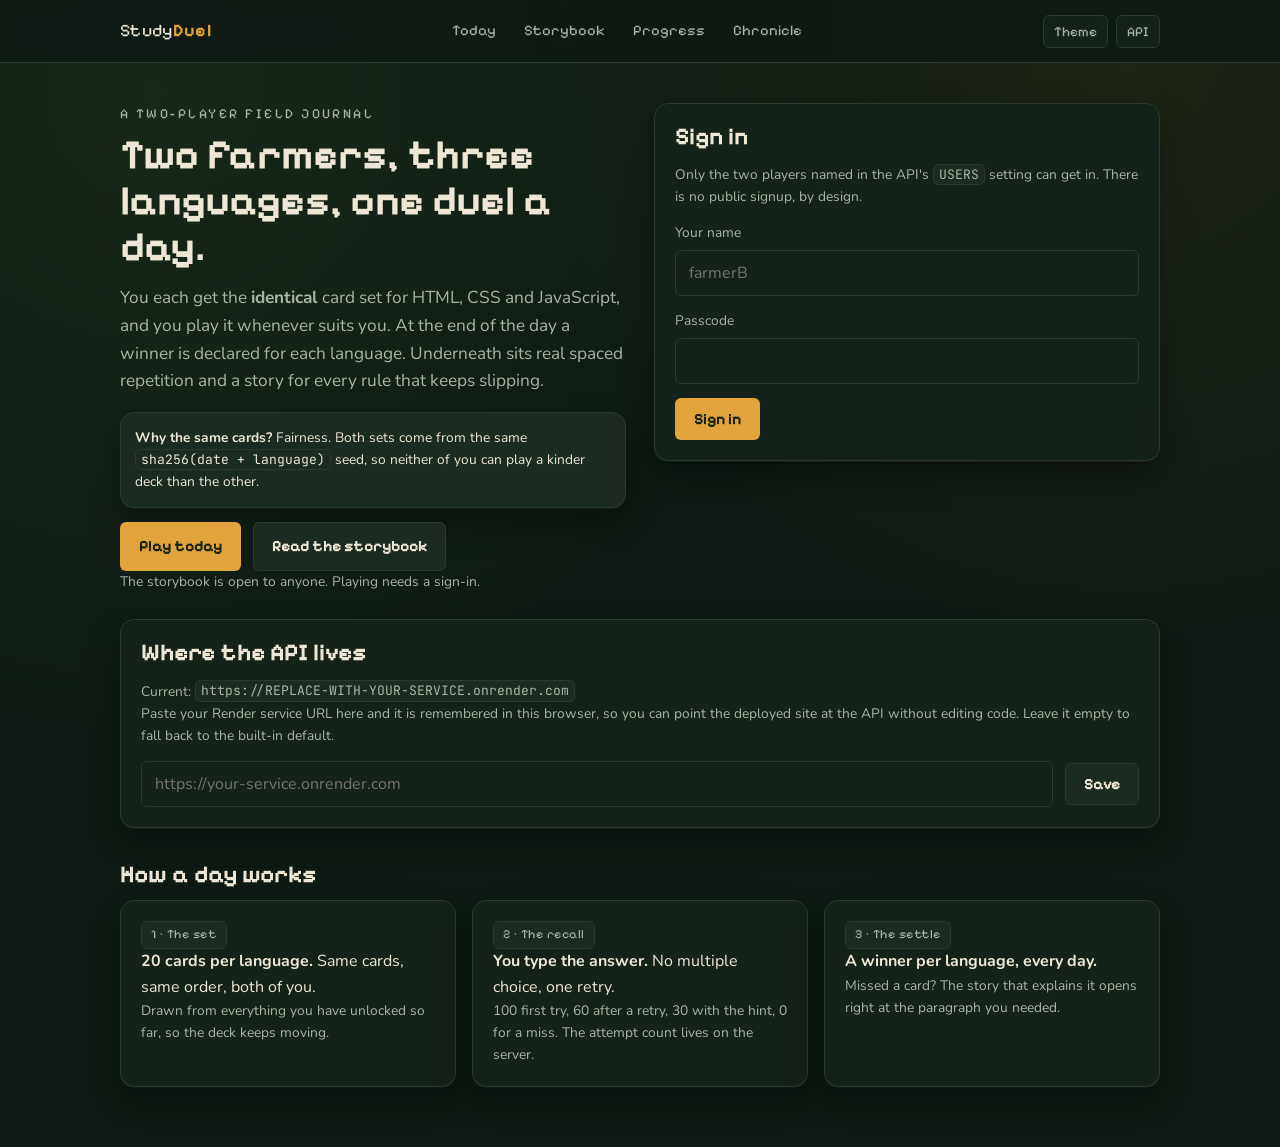
<file: frontend/index.html>
<!DOCTYPE html>
<html lang="en" data-theme="night">
<head>
<meta charset="utf-8" />
<meta name="viewport" content="width=device-width, initial-scale=1" />
<title>Study Duel &middot; HTML, CSS and JavaScript, head to head</title>
<meta name="description" content="Two players, three languages, one daily recall duel. Mnemonic stories from the valley, spaced repetition underneath, a winner per language every day." />
<link rel="stylesheet" href="css/app.css" />
</head>
<body class="ground">

<div id="nav"></div>

<main class="wrap" style="padding-top:40px;padding-bottom:60px">

  <section class="grid cols-2" style="align-items:start;gap:28px">
    <div class="stack rise">
      <p class="small muted" style="letter-spacing:.18em;text-transform:uppercase;font-family:var(--font-display);margin:0">
        A two-player field journal
      </p>
      <h1 style="margin-top:8px">Two farmers, three languages, one duel a day.</h1>
      <p class="muted" style="font-size:1.08rem;max-width:52ch">
        You each get the <b>identical</b> card set for HTML, CSS and JavaScript, and you play it
        whenever suits you. At the end of the day a winner is declared for each language.
        Underneath sits real spaced repetition and a story for every rule that keeps slipping.
      </p>

      <div class="panel tight" style="background:var(--surface-2)">
        <p class="small" style="margin:0">
          <b>Why the same cards?</b> Fairness. Both sets come from the same
          <span class="code">sha256(date + language)</span> seed, so neither of you can play a
          kinder deck than the other.
        </p>
      </div>

      <div class="row">
        <a class="btn primary" href="play.html">Play today</a>
        <a class="btn" href="storybook.html">Read the storybook</a>
      </div>
      <p class="small muted" style="margin:0">The storybook is open to anyone. Playing needs a sign-in.</p>
    </div>

    <div class="panel stack rise">
      <div id="signedOut">
        <h3 style="margin:0 0 4px">Sign in</h3>
        <p class="small muted">Only the two players named in the API's <span class="code">USERS</span> setting can get in. There is no public signup, by design.</p>
        <form id="loginForm" class="stack" style="margin-top:14px">
          <div>
            <label for="name">Your name</label>
            <input id="name" type="text" autocomplete="username" placeholder="farmerB" required />
          </div>
          <div>
            <label for="passcode">Passcode</label>
            <input id="passcode" type="password" autocomplete="current-password" required />
          </div>
          <button class="btn primary" id="signInBtn" type="submit">Sign in</button>
        </form>
      </div>

      <div id="signedIn" class="hidden stack">
        <h3 style="margin:0">Signed in as <span id="whoami"></span></h3>
        <p class="muted small">Head to Today to play your three sets.</p>
        <div class="row">
          <a class="btn primary" href="play.html">Play today</a>
          <a class="btn" href="progress.html">Standings</a>
        </div>
      </div>
    </div>
  </section>

  <section class="panel stack rise" style="margin-top:26px">
    <h3 style="margin:0">Where the API lives</h3>
    <p class="small muted">
      Current: <span class="code" id="apiShown"></span>
      <br />
      Paste your Render service URL here and it is remembered in this browser, so you can
      point the deployed site at the API without editing code. Leave it empty to fall back to
      the built-in default.
    </p>
    <div class="row">
      <input id="apiInput" type="text" style="flex:1;min-width:260px" placeholder="https://your-service.onrender.com" />
      <button class="btn" id="apiSave">Save</button>
    </div>
  </section>

  <section style="margin-top:34px">
    <h3>How a day works</h3>
    <div class="grid cols-3" style="margin-top:12px">
      <div class="panel stack">
        <span class="badge">1 &middot; The set</span>
        <p style="margin:0"><b>20 cards per language.</b> Same cards, same order, both of you.</p>
        <p class="small muted" style="margin:0">Drawn from everything you have unlocked so far, so the deck keeps moving.</p>
      </div>
      <div class="panel stack">
        <span class="badge">2 &middot; The recall</span>
        <p style="margin:0"><b>You type the answer.</b> No multiple choice, one retry.</p>
        <p class="small muted" style="margin:0">100 first try, 60 after a retry, 30 with the hint, 0 for a miss. The attempt count lives on the server.</p>
      </div>
      <div class="panel stack">
        <span class="badge">3 &middot; The settle</span>
        <p style="margin:0"><b>A winner per language, every day.</b></p>
        <p class="small muted" style="margin:0">Missed a card? The story that explains it opens right at the paragraph you needed.</p>
      </div>
    </div>
  </section>

</main>

<script type="module" src="js/home.js"></script>
</body>
</html>
</file>
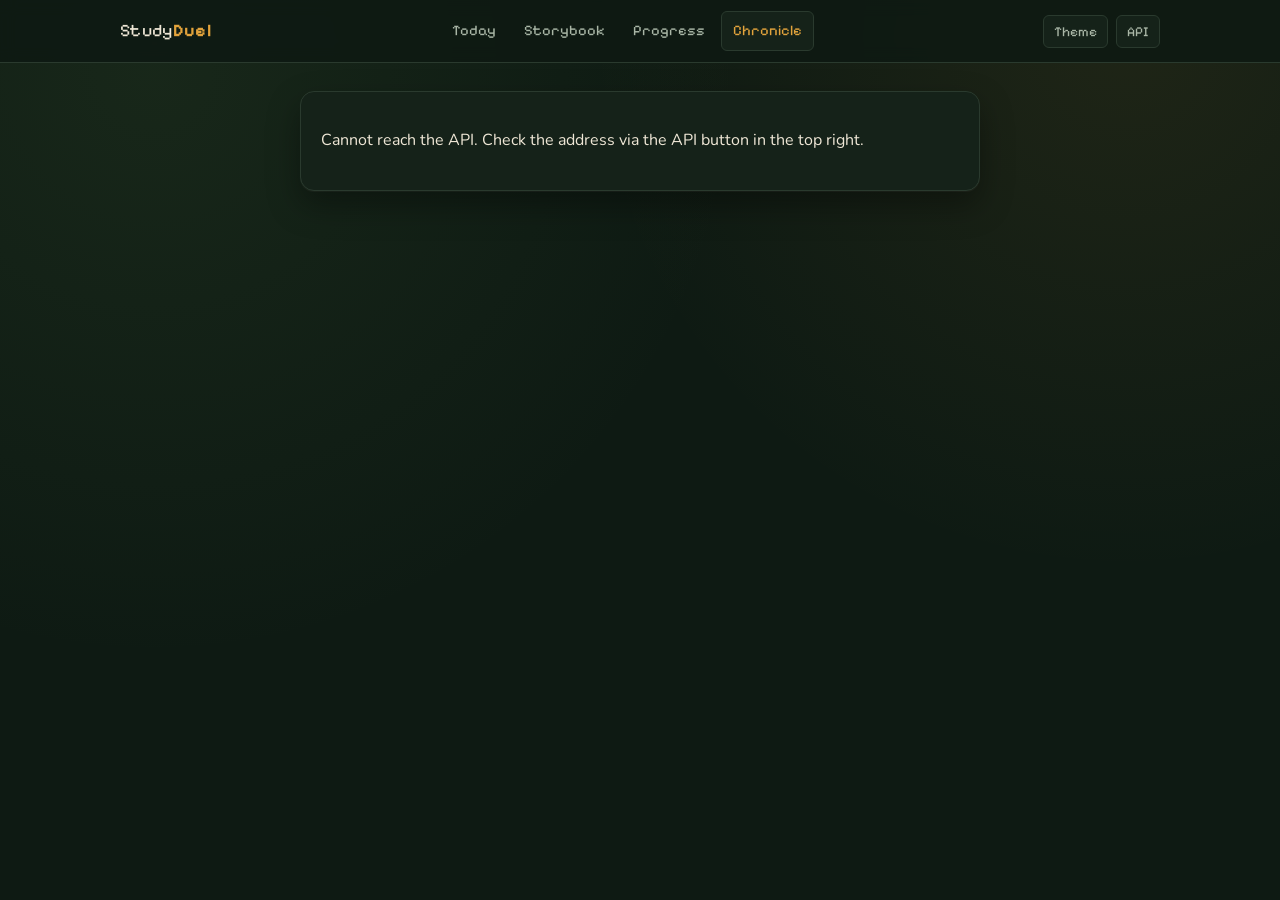
<file: frontend/chronicle.html>
<!DOCTYPE html>
<html lang="en" data-theme="night">
<head>
<meta charset="utf-8" />
<meta name="viewport" content="width=device-width, initial-scale=1" />
<title>Chronicle &middot; Study Duel</title>
<link rel="stylesheet" href="css/app.css" />
</head>
<body class="ground">

<div id="nav"></div>

<main class="wrap narrow" style="padding-top:28px;padding-bottom:60px">
  <div id="chronicle"><p class="muted">Loading...</p></div>
</main>

<script type="module" src="js/chronicle.js"></script>
</body>
</html>
</file>
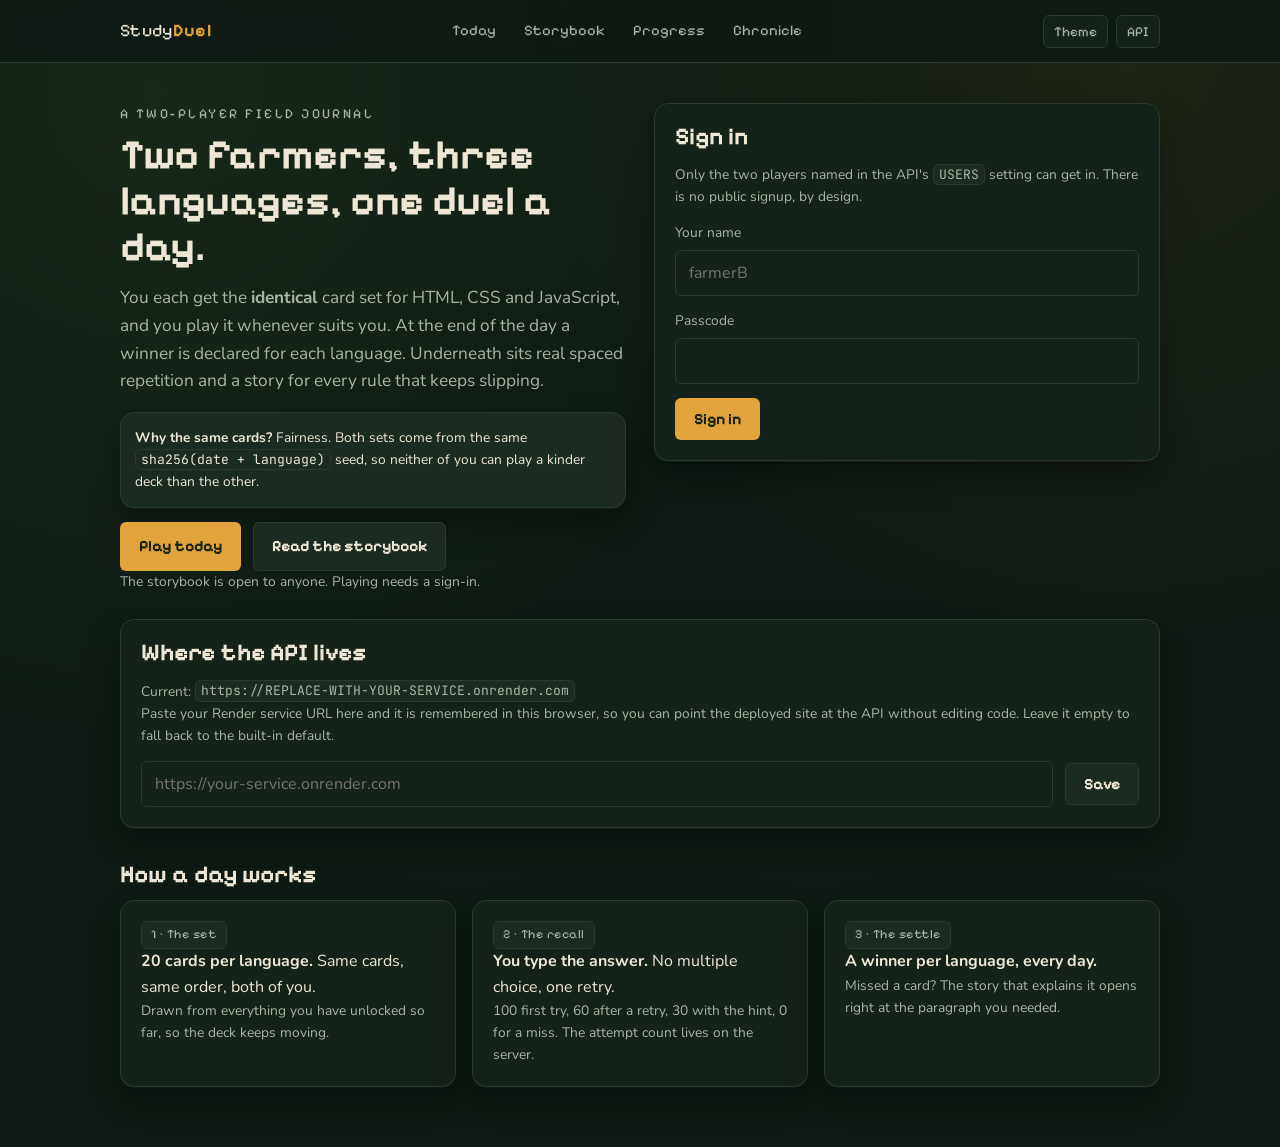
<file: frontend/play.html>
<!DOCTYPE html>
<html lang="en" data-theme="night">
<head>
<meta charset="utf-8" />
<meta name="viewport" content="width=device-width, initial-scale=1" />
<title>Today &middot; Study Duel</title>
<link rel="stylesheet" href="css/app.css" />
</head>
<body class="ground">

<div id="nav"></div>

<main class="wrap narrow" style="padding-top:28px;padding-bottom:60px">
  <div class="spread" style="margin-bottom:14px">
    <div>
      <h2 style="margin:0">Today's duel</h2>
      <p class="small muted" style="margin:4px 0 0">Pick a language. One set each, winner declared per language.</p>
    </div>
    <div id="langTabs"></div>
  </div>

  <div id="drill">
    <div class="panel"><p class="muted">Loading...</p></div>
  </div>

  <div id="reviewSlot" style="margin-top:16px"></div>
</main>

<script type="module" src="js/drill.js"></script>
</body>
</html>
</file>
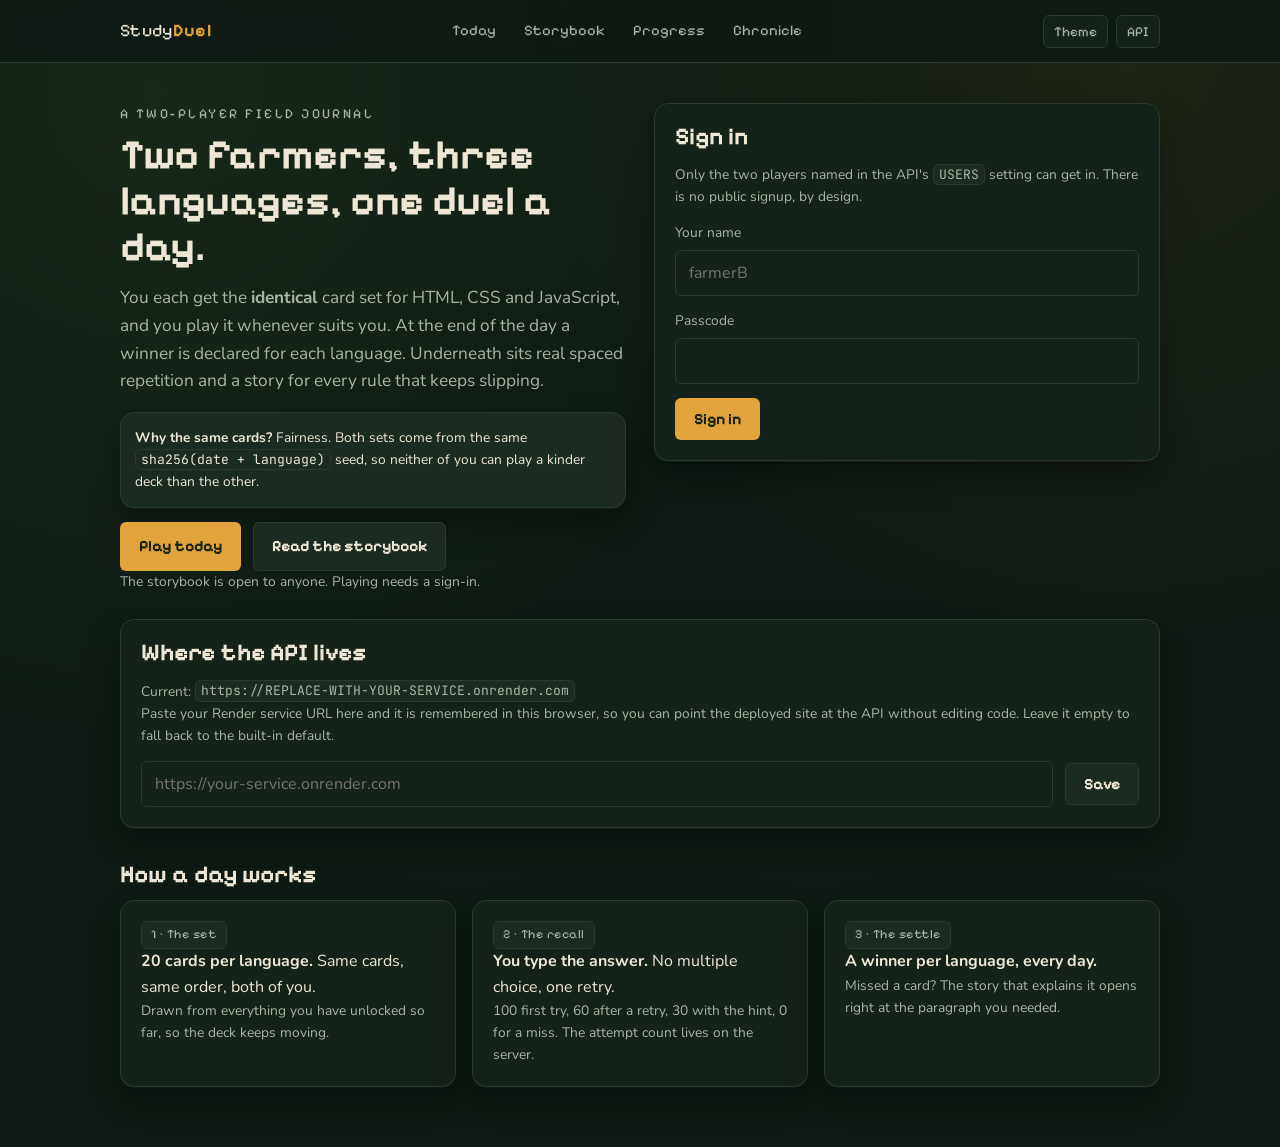
<file: frontend/progress.html>
<!DOCTYPE html>
<html lang="en" data-theme="night">
<head>
<meta charset="utf-8" />
<meta name="viewport" content="width=device-width, initial-scale=1" />
<title>Progress &middot; Study Duel</title>
<link rel="stylesheet" href="css/app.css" />
</head>
<body class="ground">

<div id="nav"></div>

<main class="wrap" style="padding-top:28px;padding-bottom:60px">
  <div class="stack" style="margin-bottom:16px">
    <h2 style="margin:0">Progress</h2>
    <p class="muted" style="margin:0">Today's result, the season, and where each language stands.</p>
  </div>
  <div id="progress"><p class="muted">Loading...</p></div>
</main>

<script type="module" src="js/progress.js"></script>
</body>
</html>
</file>
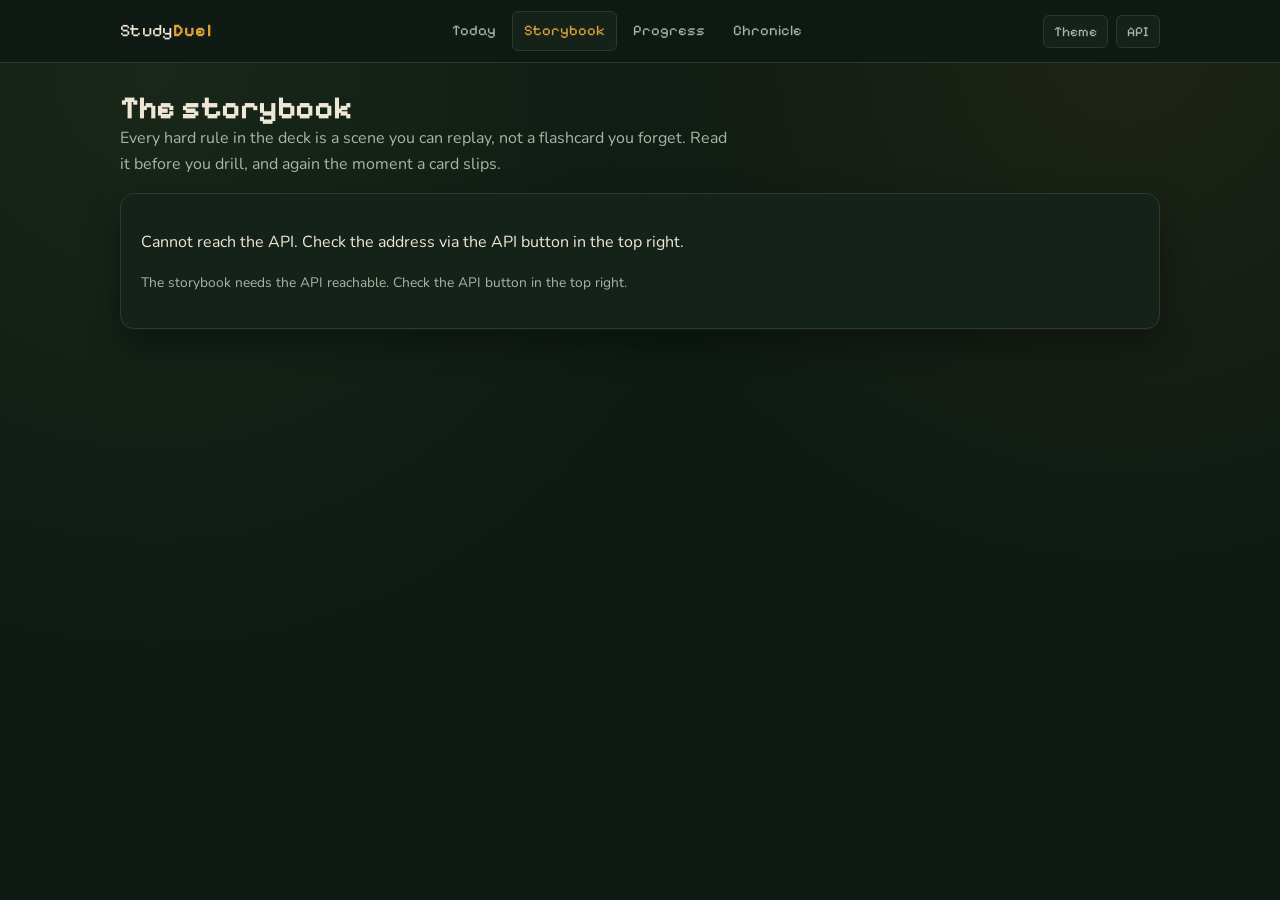
<file: frontend/storybook.html>
<!DOCTYPE html>
<html lang="en" data-theme="night">
<head>
<meta charset="utf-8" />
<meta name="viewport" content="width=device-width, initial-scale=1" />
<title>The storybook &middot; Study Duel</title>
<meta name="description" content="Nine mnemonics from the valley for the HTML, CSS and JavaScript rules that keep slipping." />
<link rel="stylesheet" href="css/app.css" />
</head>
<body class="ground">

<div id="nav"></div>

<main class="wrap" style="padding-top:28px;padding-bottom:60px">
  <div class="stack" style="margin-bottom:16px">
    <h2 style="margin:0">The storybook</h2>
    <p class="muted" style="margin:0;max-width:62ch">
      Every hard rule in the deck is a scene you can replay, not a flashcard you forget.
      Read it before you drill, and again the moment a card slips.
    </p>
  </div>
  <div id="book"><p class="muted">Loading...</p></div>
</main>

<script type="module" src="js/storybook.js"></script>
</body>
</html>
</file>
<file: frontend/css/app.css>
@import "./tokens.css";

/* ---------------------------------------------------------------- base ---- */
* { box-sizing: border-box; }

html, body { margin: 0; padding: 0; }

body {
  background-color: var(--bg);
  color: var(--text);
  font-family: var(--font-body);
  font-size: var(--step-0);
  line-height: 1.6;
  -webkit-font-smoothing: antialiased;
  min-height: 100dvh;
}

/* A faint tilled-field texture, the same one the storybook uses. */
.ground {
  background-image:
    radial-gradient(circle at 12% 8%, var(--glow-a), transparent 42%),
    radial-gradient(circle at 88% 4%, var(--glow-b), transparent 38%);
  background-repeat: no-repeat;
}

h1, h2, h3, .display { font-family: var(--font-display); font-weight: 700; line-height: 1.1; margin: 0; }
h1 { font-size: var(--step-4); }
h2 { font-size: var(--step-3); }
h3 { font-size: var(--step-2); }

a { color: var(--accent); text-decoration: none; }
a:hover { text-decoration: underline; text-underline-offset: 4px; }

code, .code {
  font-family: var(--font-code);
  font-size: 0.95em;
  background: var(--surface-2);
  border: 1px solid var(--line);
  border-radius: var(--radius-field);
  padding: 0.1em 0.4em;
}

::selection { background: var(--accent); color: var(--accent-ink); }

:focus-visible { outline: 2px solid var(--accent); outline-offset: 2px; border-radius: 2px; }

.wrap { max-width: 1080px; margin: 0 auto; padding: 0 20px; }
.narrow { max-width: 720px; }
.muted { color: var(--text-muted); }
.small { font-size: 0.86rem; }
.right { text-align: right; }
.stack > * + * { margin-top: 14px; }
.row { display: flex; gap: 12px; align-items: center; flex-wrap: wrap; }
.spread { display: flex; gap: 12px; align-items: center; justify-content: space-between; flex-wrap: wrap; }
.hidden { display: none !important; }

/* ------------------------------------------------------------- topbar ---- */
.topbar {
  position: sticky; top: 0; z-index: 30;
  border-bottom: 1px solid var(--line);
  background: color-mix(in srgb, var(--bg) 88%, transparent);
  backdrop-filter: blur(8px);
}
.topbar .inner { display: flex; align-items: center; justify-content: space-between; gap: 16px; height: 62px; }
.brand { font-family: var(--font-display); font-size: 1.1rem; letter-spacing: 0.02em; color: var(--text); }
.brand:hover { text-decoration: none; }
.brand b { color: var(--accent); font-weight: 700; }

.tabs { display: flex; gap: 4px; flex-wrap: wrap; }
.tabs a {
  font-family: var(--font-display); font-size: 0.92rem; color: var(--text-muted);
  padding: 7px 11px; border-radius: var(--radius-field); border: 1px solid transparent;
}
.tabs a:hover { color: var(--text); background: var(--surface-2); text-decoration: none; }
.tabs a[aria-current="page"] { color: var(--accent); border-color: var(--line); background: var(--surface); }

.icon-btn {
  background: var(--surface); color: var(--text-muted); border: 1px solid var(--line);
  border-radius: var(--radius-field); padding: 7px 10px; cursor: pointer;
  font-family: var(--font-display); font-size: 0.86rem;
}
.icon-btn:hover { color: var(--text); }

/* ------------------------------------------------------------- panels ---- */
.panel {
  background: var(--surface);
  border: 1px solid var(--line);
  border-radius: var(--radius-panel);
  padding: 20px;
  box-shadow: var(--shadow);
}
.panel.tight { padding: 14px; }

.grid { display: grid; gap: 16px; }
.grid.cols-3 { grid-template-columns: repeat(3, 1fr); }
.grid.cols-2 { grid-template-columns: repeat(2, 1fr); }
@media (max-width: 760px) { .grid.cols-3, .grid.cols-2 { grid-template-columns: 1fr; } }

/* ------------------------------------------------------------- buttons --- */
.btn {
  font-family: var(--font-display); font-size: 0.98rem; font-weight: 700;
  border-radius: var(--radius-field); padding: 11px 18px; cursor: pointer;
  border: 1px solid var(--line); background: var(--surface-2); color: var(--text);
  transition: transform 0.18s cubic-bezier(0.16, 1, 0.3, 1), background-color 0.18s ease, border-color 0.18s ease;
}
.btn:hover { transform: translateY(-1px); }
.btn:active { transform: translateY(1px) scale(0.995); }
.btn:disabled { opacity: 0.45; cursor: not-allowed; transform: none; }
.btn.primary { background: var(--accent); color: var(--accent-ink); border-color: transparent; }
.btn.ghost { background: transparent; }
.btn.small { font-size: 0.84rem; padding: 7px 12px; }

/* ------------------------------------------------------------- badges ---- */
.badge {
  font-family: var(--font-display); font-size: 0.78rem; letter-spacing: 0.04em;
  padding: 3px 9px; border-radius: var(--radius-field);
  border: 1px solid var(--line); background: var(--surface-2); color: var(--text-muted);
  display: inline-block;
}
.badge[data-lang="HTML"] { color: var(--lang-html); border-color: color-mix(in srgb, var(--lang-html) 55%, transparent); }
.badge[data-lang="CSS"]  { color: var(--lang-css);  border-color: color-mix(in srgb, var(--lang-css) 55%, transparent); }
.badge[data-lang="JS"]   { color: var(--lang-js);   border-color: color-mix(in srgb, var(--lang-js) 55%, transparent); }
.badge.ok { color: var(--ok); border-color: color-mix(in srgb, var(--ok) 55%, transparent); }
.badge.lapse { color: var(--lapse); border-color: color-mix(in srgb, var(--lapse) 55%, transparent); }

.accents { border-left: 3px solid var(--line); }
.accents[data-lang="HTML"] { border-left-color: var(--lang-html); }
.accents[data-lang="CSS"]  { border-left-color: var(--lang-css); }
.accents[data-lang="JS"]   { border-left-color: var(--lang-js); }

/* -------------------------------------------------------------- forms ---- */
label { display: block; font-size: 0.86rem; color: var(--text-muted); margin-bottom: 6px; }
input[type="text"], input[type="password"], textarea, select {
  width: 100%; font-family: var(--font-body); font-size: 1rem;
  background: var(--surface); color: var(--text);
  border: 1px solid var(--line); border-radius: var(--radius-field);
  padding: 11px 13px;
}
input.answer { font-family: var(--font-code); font-size: 1.05rem; }
input:focus, textarea:focus, select:focus { outline: 2px solid var(--accent); outline-offset: 1px; }

/* --------------------------------------------------------- meter / stat -- */
.meter { height: 8px; border-radius: 99px; background: var(--surface-2); border: 1px solid var(--line); overflow: hidden; }
.meter > i { display: block; height: 100%; background: var(--accent); }
.stat { display: flex; flex-direction: column; gap: 2px; }
.stat .k { font-size: 0.78rem; letter-spacing: 0.06em; text-transform: uppercase; color: var(--text-muted); font-family: var(--font-display); }
.stat .v { font-family: var(--font-display); font-size: 1.5rem; }

/* --------------------------------------------------------------- drill --- */
.prompt {
  font-size: 1.28rem; line-height: 1.45; color: var(--text);
}
.prompt .code { font-size: 1.1rem; }
.reveal {
  border-radius: var(--radius-panel); border: 1px solid var(--line);
  background: var(--surface-2); padding: 14px 16px;
}
.reveal.correct { border-color: color-mix(in srgb, var(--ok) 60%, transparent); }
.reveal.wrong { border-color: color-mix(in srgb, var(--lapse) 60%, transparent); }
.reveal .canonical { font-family: var(--font-code); font-size: 1.05rem; }

.choices { display: flex; gap: 10px; flex-wrap: wrap; }

/* ------------------------------------------------------------- stories --- */
.story-hero { position: relative; border-radius: var(--radius-panel); overflow: hidden; border: 1px solid var(--line); }
.story-hero img { display: block; width: 100%; height: 300px; object-fit: cover; }
.story-hero .fade { position: absolute; inset: 0; background: linear-gradient(to bottom, color-mix(in srgb, var(--bg) 70%, transparent), color-mix(in srgb, var(--bg) 15%, transparent) 45%, var(--bg)); }

.swiper { display: flex; overflow-x: auto; scroll-snap-type: x mandatory; gap: 0; scrollbar-width: none; }
.swiper::-webkit-scrollbar { display: none; }
.slide { scroll-snap-align: start; min-width: 100%; flex: 0 0 100%; }
.beat { border-left: 3px solid transparent; padding-left: 12px; border-radius: 4px; }
.beat.marked { border-left-color: var(--accent); background: color-mix(in srgb, var(--accent) 10%, transparent); }

.cast-item { border: 1px solid var(--line); border-radius: var(--radius-panel); padding: 14px; background: var(--surface); }
.cast-item .name { font-family: var(--font-display); color: var(--accent); }

/* -------------------------------------------------------------- toast ---- */
#toast {
  position: fixed; left: 50%; bottom: 24px; transform: translateX(-50%);
  background: var(--surface); border: 1px solid var(--line); color: var(--text);
  border-radius: var(--radius-panel); padding: 12px 18px; box-shadow: var(--shadow);
  z-index: 60; max-width: min(92vw, 560px);
}
#toast.lapse { border-color: color-mix(in srgb, var(--lapse) 60%, transparent); }
#toast.ok { border-color: color-mix(in srgb, var(--ok) 60%, transparent); }

/* ------------------------------------------------------------- motion ---- */
@keyframes rise { from { opacity: 0; transform: translateY(12px); } to { opacity: 1; transform: none; } }
.rise { animation: rise 0.5s cubic-bezier(0.16, 1, 0.3, 1) both; }

@media (prefers-reduced-motion: reduce) {
  .rise { animation: none; }
  .btn { transition: none; }
  .btn:hover, .btn:active { transform: none; }
  html { scroll-behavior: auto !important; }
}
</file>
